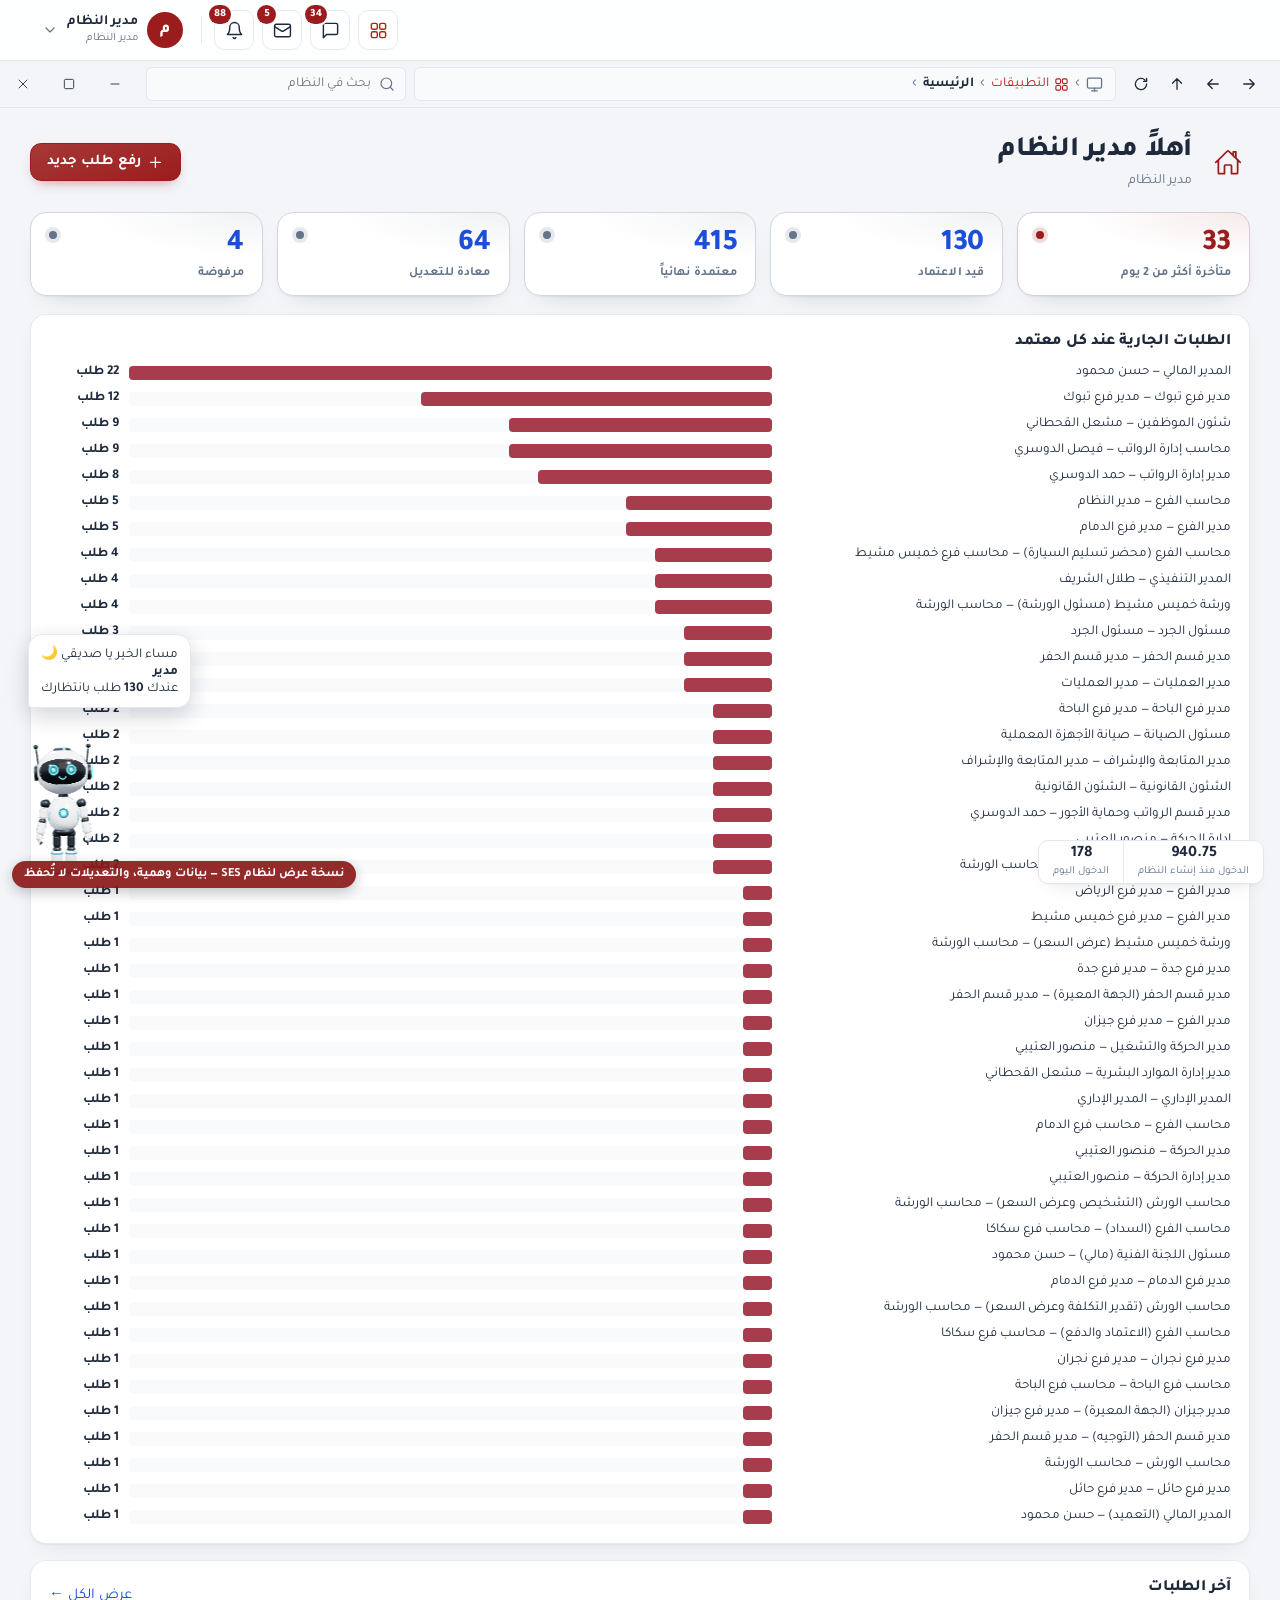
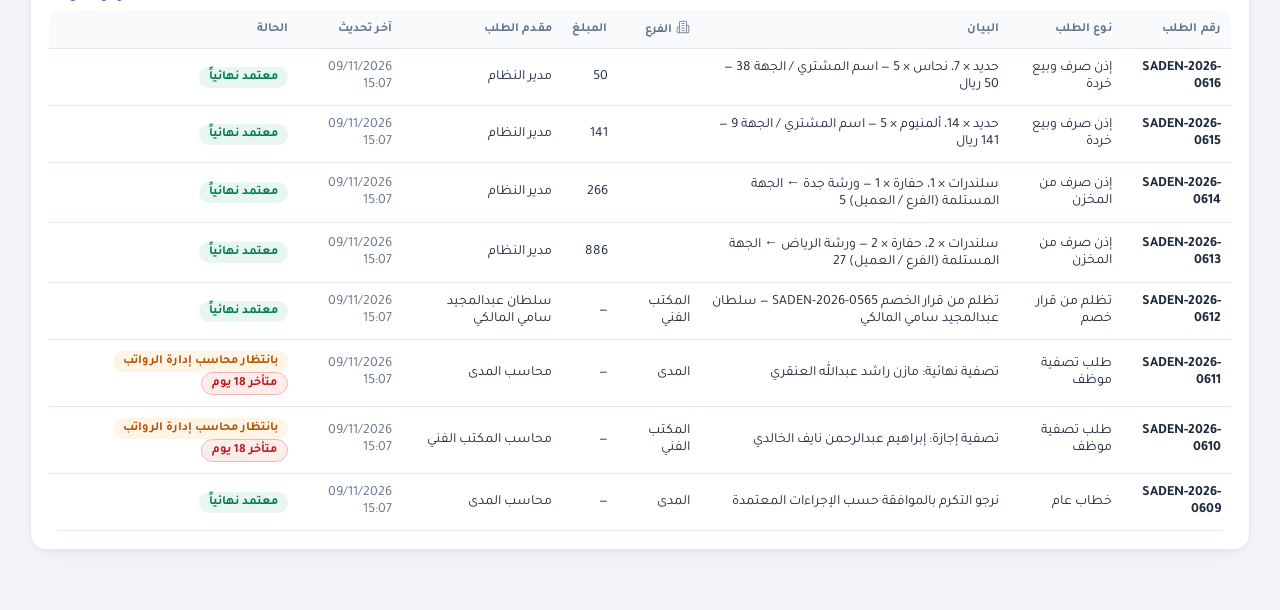
<file: index.html>
<!DOCTYPE html>
<html lang="ar" dir="rtl">
<head>
  <script src="demo-api.js"></script>
  <script src="demo-shim.js"></script>
  <meta charset="UTF-8">
  <script src="js/theme-boot.js?v=1e10c6e"></script>
  <meta name="viewport" content="width=device-width, initial-scale=1.0">
  <title>SES - SADEN ERP SYSTEM (نسخة عرض)</title>
  <link rel="preconnect" href="https://fonts.googleapis.com">
  <link href="https://fonts.googleapis.com/css2?family=Tajawal:wght@400;500;700;800&family=Aref+Ruqaa:wght@400;700&family=Caveat:wght@500;600&family=Noto+Naskh+Arabic:wght@400;600;700&display=swap" rel="stylesheet">
  <link rel="manifest" href="manifest.json">
  <meta name="theme-color" content="#8b1a1a">
  <meta name="mobile-web-app-capable" content="yes">
  <meta name="apple-mobile-web-app-capable" content="yes">
  <!-- أيقونة الموقع = نفس أيقونة تطبيق الموبايل SES -->
  <link rel="icon" type="image/png" sizes="64x64" href="favicon.png">
  <link rel="icon" type="image/png" sizes="192x192" href="app-icon-192.png">
  <link rel="apple-touch-icon" href="apple-touch-icon.png">
  <link rel="stylesheet" href="css/style.css?v=1e10c6e">
  <link rel="stylesheet" href="css/login-calm.css?v=1e10c6e">
  <link rel="stylesheet" href="css/nav.css?v=1e10c6e">
  <link rel="stylesheet" href="css/new-request.css?v=1e10c6e">
  <link rel="stylesheet" href="css/perms.css?v=1e10c6e">
  <link rel="stylesheet" href="css/theme.css?v=1e10c6e">
  <link rel="stylesheet" href="css/lang.css?v=1e10c6e">
  <link rel="stylesheet" href="css/a11y.css?v=1e10c6e">
</head>
<body>
  <div id="app"><div class="boot" role="status">جاري التحميل...</div></div>
  <!-- رسائل النظام (نجاح/خطأ): role="status" يجعل قارئ الشاشة ينطقها دون مقاطعة المستخدم -->
  <div id="toast" role="status" aria-live="polite"></div>
  <script src="js/i18n-dict.js?v=1e10c6e"></script>
  <script src="js/i18n-dict-2.js?v=1e10c6e"></script>
  <script src="js/i18n-more.js?v=1e10c6e"></script>
  <script src="js/i18n-more-2.js?v=1e10c6e"></script>
  <script src="js/i18n-en-01.js?v=1e10c6e"></script>
  <script src="js/i18n-en-02.js?v=1e10c6e"></script>
  <script src="js/i18n-en-03.js?v=1e10c6e"></script>
  <script src="js/i18n-en-04.js?v=1e10c6e"></script>
  <script src="js/i18n-en-05.js?v=1e10c6e"></script>
  <script src="js/i18n-en-06.js?v=1e10c6e"></script>
  <script src="js/i18n-en-07.js?v=1e10c6e"></script>
  <script src="js/i18n-en-08.js?v=1e10c6e"></script>
  <script src="js/i18n-en-09.js?v=1e10c6e"></script>
  <script src="js/i18n-en-10.js?v=1e10c6e"></script>
  <script src="js/i18n-en-11.js?v=1e10c6e"></script>
  <script src="js/i18n-en-12.js?v=1e10c6e"></script>
  <script src="js/i18n-en-13.js?v=1e10c6e"></script>
  <script src="js/i18n-en-14.js?v=1e10c6e"></script>
  <script src="js/i18n-en-15.js?v=1e10c6e"></script>
  <script src="js/i18n-en-16.js?v=1e10c6e"></script>
  <script src="js/i18n-en-17.js?v=1e10c6e"></script>
  <script src="js/i18n-ur-01.js?v=1e10c6e"></script>
  <script src="js/i18n-ur-02.js?v=1e10c6e"></script>
  <script src="js/i18n-ur-03.js?v=1e10c6e"></script>
  <script src="js/i18n-ur-04.js?v=1e10c6e"></script>
  <script src="js/i18n-ur-05.js?v=1e10c6e"></script>
  <script src="js/i18n-ur-06.js?v=1e10c6e"></script>
  <script src="js/i18n-ur-07.js?v=1e10c6e"></script>
  <script src="js/i18n-ur-08.js?v=1e10c6e"></script>
  <script src="js/i18n-ur-09.js?v=1e10c6e"></script>
  <script src="js/i18n-ur-10.js?v=1e10c6e"></script>
  <script src="js/i18n-ur-11.js?v=1e10c6e"></script>
  <script src="js/i18n-ur-12.js?v=1e10c6e"></script>
  <script src="js/i18n-ur-13.js?v=1e10c6e"></script>
  <script src="js/i18n-ur-14.js?v=1e10c6e"></script>
  <script src="js/i18n-ur-15.js?v=1e10c6e"></script>
  <script src="js/i18n-ur-16.js?v=1e10c6e"></script>
  <script src="js/i18n-ur-17.js?v=1e10c6e"></script>
  <script src="js/i18n-core.js?v=1e10c6e"></script>
  <script src="js/i18n.js?v=1e10c6e"></script>
  <script src="js/a11y.js?v=1e10c6e"></script>
  <script src="js/plates.js?v=1e10c6e"></script>
  <script src="js/drill-calc.js?v=1e10c6e"></script>
  <script src="js/routes.js?v=1e10c6e"></script>
  <script src="js/form-traits.js?v=1e10c6e"></script>
  <script src="js/forms-traffic.js?v=1e10c6e"></script>
  <script src="js/forms-fn-1.js?v=1e10c6e"></script>
  <script src="js/forms-fn-2.js?v=1e10c6e"></script>
  <script src="js/forms-fn-3.js?v=1e10c6e"></script>
  <script src="js/forms-data-1.js?v=1e10c6e"></script>
  <script src="js/forms-data-2.js?v=1e10c6e"></script>
  <script src="js/forms-data-3.js?v=1e10c6e"></script>
  <script src="js/forms-data-4.js?v=1e10c6e"></script>
  <script src="js/forms-data-5.js?v=1e10c6e"></script>
  <script src="js/forms-data-6.js?v=1e10c6e"></script>
  <script src="js/forms-data-7.js?v=1e10c6e"></script>
  <script src="js/forms-data-8.js?v=1e10c6e"></script>
  <script src="js/forms-data-9.js?v=1e10c6e"></script>
  <script src="js/forms-data-10.js?v=1e10c6e"></script>
  <script src="js/forms-data-11.js?v=1e10c6e"></script>
  <script src="js/forms.js?v=1e10c6e"></script>
  <script src="js/policy.js?v=1e10c6e"></script>
  <script src="js/plan-words.js?v=1e10c6e"></script>
  <script src="js/plan.js?v=1e10c6e"></script>
  <script src="js/ion.js?v=1e10c6e"></script>
  <!-- صفحات النظام: كل صفحة في ملف (public/js/pages)، وتُحمَّل قبل app.js -->
  <script src="js/pages/about.js?v=1e10c6e"></script>
  <script src="js/pages/access-requests.js?v=1e10c6e"></script>
  <script src="js/pages/account.js?v=1e10c6e"></script>
  <script src="js/pages/adv-ledger.js?v=1e10c6e"></script>
  <script src="js/pages/advances.js?v=1e10c6e"></script>
  <script src="js/pages/analysis.js?v=1e10c6e"></script>
  <script src="js/pages/apps.js?v=1e10c6e"></script>
  <script src="js/pages/attendance.js?v=1e10c6e"></script>
  <script src="js/pages/branch-map.js?v=1e10c6e"></script>
  <script src="js/pages/calendar.js?v=1e10c6e"></script>
  <script src="js/pages/chat.js?v=1e10c6e"></script>
  <script src="js/pages/chat-kit.js?v=1e10c6e"></script>
  <script src="js/pages/chat-media-kit.js?v=1e10c6e"></script>
  <script src="js/pages/companies.js?v=1e10c6e"></script>
  <script src="js/pages/group.js?v=1e10c6e"></script>
  <script src="js/pages/pay-totals.js?v=1e10c6e"></script>
  <script src="js/pages/contacts.js?v=1e10c6e"></script>
  <script src="js/pages/contracts.js?v=1e10c6e"></script>
  <script src="js/pages/crm.js?v=1e10c6e"></script>
  <script src="js/pages/dashboard.js?v=1e10c6e"></script>
  <script src="js/pages/decisions.js?v=1e10c6e"></script>
  <script src="js/pages/dept-report.js?v=1e10c6e"></script>
  <script src="js/pages/documents.js?v=1e10c6e"></script>
  <script src="js/pages/documents-kit.js?v=1e10c6e"></script>
  <script src="js/pages/drilling.js?v=1e10c6e"></script>
  <script src="js/pages/drilling-kit.js?v=1e10c6e"></script>
  <script src="js/pages/emp-affairs.js?v=1e10c6e"></script>
  <script src="js/pages/employee-file.js?v=1e10c6e"></script>
  <script src="js/pages/employee-file-kit-2.js?v=1e10c6e"></script>
  <script src="js/pages/employee-file-kit.js?v=1e10c6e"></script>
  <script src="js/pages/employees.js?v=1e10c6e"></script>
  <script src="js/pages/ended-employees.js?v=1e10c6e"></script>
  <script src="js/pages/executive.js?v=1e10c6e"></script>
  <script src="js/pages/facilities.js?v=1e10c6e"></script>
  <script src="js/pages/templates-center.js?v=1e10c6e"></script>
  <script src="js/pages/inventory-kit.js?v=1e10c6e"></script>
  <script src="js/pages/fleet-handovers.js?v=1e10c6e"></script>
  <script src="js/pages/fleet-kit.js?v=1e10c6e"></script>
  <script src="js/pages/fleet-list.js?v=1e10c6e"></script>
  <script src="js/pages/fleet.js?v=1e10c6e"></script>
  <script src="js/pages/form-builder.js?v=1e10c6e"></script>
  <script src="js/pages/fuel.js?v=1e10c6e"></script>
  <script src="js/pages/gosi.js?v=1e10c6e"></script>
  <script src="js/pages/governance.js?v=1e10c6e"></script>
  <script src="js/pages/home.js?v=1e10c6e"></script>
  <script src="js/pages/hse.js?v=1e10c6e"></script>
  <script src="js/pages/inventory.js?v=1e10c6e"></script>
  <script src="js/pages/investigations.js?v=1e10c6e"></script>
  <script src="js/pages/knowledge.js?v=1e10c6e"></script>
  <script src="js/pages/kpi.js?v=1e10c6e"></script>
  <script src="js/pages/legal-cases.js?v=1e10c6e"></script>
  <script src="js/pages/login.js?v=1e10c6e"></script>
  <script src="js/pages/mail.js?v=1e10c6e"></script>
  <script src="js/pages/mail-kit.js?v=1e10c6e"></script>
  <script src="js/pages/mudad.js?v=1e10c6e"></script>
  <script src="js/pages/my-profile.js?v=1e10c6e"></script>
  <script src="js/pages/new-request.js?v=1e10c6e"></script>
  <script src="js/pages/notes.js?v=1e10c6e"></script>
  <script src="js/pages/notifications.js?v=1e10c6e"></script>
  <script src="js/pages/org-chart.js?v=1e10c6e"></script>
  <script src="js/pages/overtime.js?v=1e10c6e"></script>
  <script src="js/pages/pay-funding.js?v=1e10c6e"></script>
  <script src="js/pages/pay-funding-kit.js?v=1e10c6e"></script>
  <script src="js/pages/pay-funding-kit-3.js?v=1e10c6e"></script>
  <script src="js/pages/pay-funding-kit-2.js?v=1e10c6e"></script>
  <script src="js/pages/pay-funding-kit-4.js?v=1e10c6e"></script>
  <script src="js/pages/payroll.js?v=1e10c6e"></script>
  <script src="js/pages/policy.js?v=1e10c6e"></script>
  <script src="js/pages/print.js?v=1e10c6e"></script>
  <script src="js/pages/punch.js?v=1e10c6e"></script>
  <script src="js/pages/reports.js?v=1e10c6e"></script>
  <script src="js/pages/request-details.js?v=1e10c6e"></script>
  <script src="js/pages/request-details-kit-2.js?v=1e10c6e"></script>
  <script src="js/pages/request-details-kit.js?v=1e10c6e"></script>
  <script src="js/pages/request-editor.js?v=1e10c6e"></script>
  <script src="js/pages/request-editor-kit.js?v=1e10c6e"></script>
  <script src="js/pages/requests-list.js?v=1e10c6e"></script>
  <script src="js/pages/settings.js?v=1e10c6e"></script>
  <script src="js/pages/settings-kit.js?v=1e10c6e"></script>
  <script src="js/pages/settings-kit-2.js?v=1e10c6e"></script>
  <script src="js/pages/settings-kit-3.js?v=1e10c6e"></script>
  <script src="js/pages/settings-kit-4.js?v=1e10c6e"></script>
  <script src="js/pages/settings-roles.js?v=1e10c6e"></script>
  <script src="js/pages/settlement.js?v=1e10c6e"></script>
  <script src="js/pages/stock.js?v=1e10c6e"></script>
  <script src="js/pages/supervision.js?v=1e10c6e"></script>
  <script src="js/pages/tasks.js?v=1e10c6e"></script>
  <script src="js/pages/todo.js?v=1e10c6e"></script>
  <script src="js/pages/tools.js?v=1e10c6e"></script>
  <script src="js/pages/training.js?v=1e10c6e"></script>
  <script src="js/pages/trash.js?v=1e10c6e"></script>
  <script src="js/pages/violations.js?v=1e10c6e"></script>
  <script src="js/pages/workshop.js?v=1e10c6e"></script>
  <script src="js/guide-data.js?v=1e10c6e"></script>
  <script src="js/guide-en.js?v=1e10c6e"></script>
  <script src="js/guide-ur.js?v=1e10c6e"></script>
  <script src="js/guide-dyn.js?v=1e10c6e"></script>
  <script src="js/guide-more.js?v=1e10c6e"></script>
  <script src="js/dom-hooks.js?v=1e10c6e"></script>
  <script src="js/app/pages.js?v=1e10c6e"></script>
  <script src="js/app/api.js?v=1e10c6e"></script>
  <script src="js/app/nav.js?v=1e10c6e"></script>
  <script src="js/app/shell.js?v=1e10c6e"></script>
  <script src="js/app/notify.js?v=1e10c6e"></script>
  <script src="js/app/login-editor.js?v=1e10c6e"></script>
  <script src="js/app/sticky-notes.js?v=1e10c6e"></script>
  <script src="js/app/xlsx-ops.js?v=1e10c6e"></script>
  <script src="js/app/assistant-kb.js?v=1e10c6e"></script>
  <script src="js/app/assistant.js?v=1e10c6e"></script>
  <script src="js/app/chat.js?v=1e10c6e"></script>
  <script src="js/app/hr-org.js?v=1e10c6e"></script>
  <script src="js/app/hr-misc.js?v=1e10c6e"></script>
  <script src="js/app/field-ops.js?v=1e10c6e"></script>
  <script src="js/app/analysis-tools.js?v=1e10c6e"></script>
  <script src="js/app/map-print.js?v=1e10c6e"></script>
  <script src="js/app/depts.js?v=1e10c6e"></script>
  <script src="js/app/settings.js?v=1e10c6e"></script>
  <script src="js/app.js?v=1e10c6e"></script>
</body>
</html>
</file>
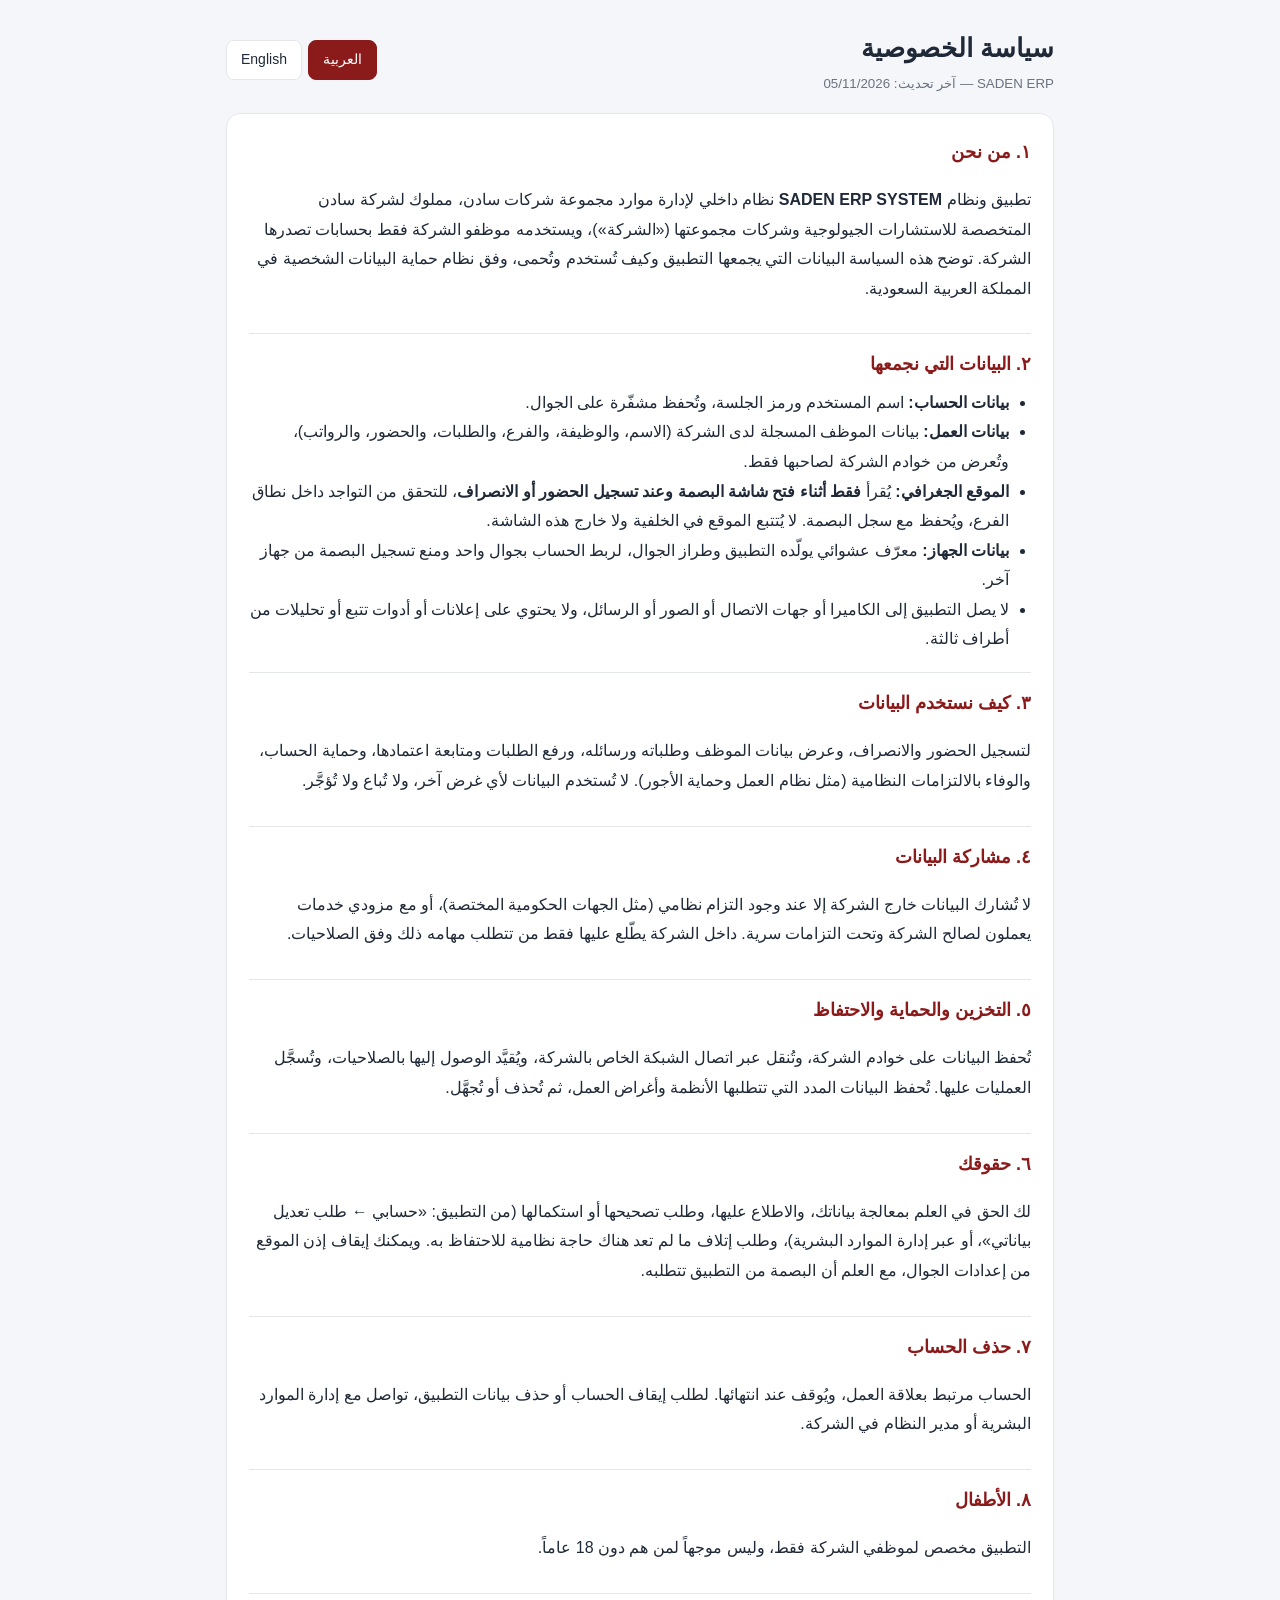
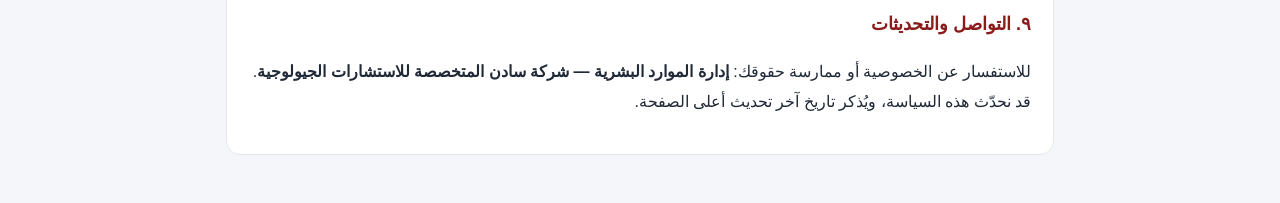
<file: privacy.html>
<!doctype html>
<html lang="ar" dir="rtl">
<head>
<meta charset="utf-8">
<meta name="viewport" content="width=device-width, initial-scale=1">
<title>سياسة الخصوصية — SADEN ERP</title>
<meta name="description" content="سياسة الخصوصية لتطبيق SADEN ERP ونظامه — Privacy Policy for the SADEN ERP app and system">
<style>
  /* صفحة عامة (بدون تسجيل دخول) يُشار إليها في Google Play و App Store */
  :root { --bg: #f4f6f9; --surface: #fff; --text: #1f2937; --muted: #6b7280; --border: #e5e7eb; --brand: #8b1a1a; }
  @media (prefers-color-scheme: dark) { :root { --bg: #0b1220; --surface: #111a2c; --text: #e5e7eb; --muted: #9ca3af; --border: #24324a; --brand: #f87171; } }
  * { box-sizing: border-box; }
  body { margin: 0; background: var(--bg); color: var(--text); font: 16px/1.85 Tahoma, 'Segoe UI', Arial, sans-serif; }
  .wrap { max-width: 860px; margin: 0 auto; padding: 24px 16px 48px; }
  header { display: flex; align-items: center; justify-content: space-between; gap: 12px; flex-wrap: wrap; margin-bottom: 16px; }
  header h1 { margin: 0; font-size: 26px; }
  header small { color: var(--muted); display: block; }
  .lang { display: flex; gap: 6px; }
  .lang button { font: inherit; font-size: 14px; border: 1px solid var(--border); background: var(--surface); color: var(--text); border-radius: 8px; padding: 6px 14px; cursor: pointer; }
  .lang button.on { background: var(--brand); border-color: var(--brand); color: #fff; }
  .card { background: var(--surface); border: 1px solid var(--border); border-radius: 14px; padding: 8px 22px; }
  section + section { border-top: 1px solid var(--border); }
  section { padding: 14px 0; }
  h2 { font-size: 18px; margin: 0 0 6px; color: var(--brand); }
  ul { margin: 4px 0; padding-inline-start: 22px; }
  [hidden] { display: none !important; }
</style>
</head>
<body>
<div class="wrap">
  <header>
    <div><h1 id="t">سياسة الخصوصية</h1><small id="v">SADEN ERP — آخر تحديث: 05/11/2026</small></div>
    <div class="lang"><button type="button" data-l="ar" class="on">العربية</button><button type="button" data-l="en">English</button></div>
  </header>

  <div class="card" id="ar">
    <section><h2>١. من نحن</h2><p>تطبيق ونظام <b>SADEN ERP SYSTEM</b> نظام داخلي لإدارة موارد مجموعة شركات سادن، مملوك لشركة سادن المتخصصة للاستشارات الجيولوجية وشركات مجموعتها («الشركة»)، ويستخدمه موظفو الشركة فقط بحسابات تصدرها الشركة. توضح هذه السياسة البيانات التي يجمعها التطبيق وكيف تُستخدم وتُحمى، وفق نظام حماية البيانات الشخصية في المملكة العربية السعودية.</p></section>
    <section><h2>٢. البيانات التي نجمعها</h2><ul>
      <li><b>بيانات الحساب:</b> اسم المستخدم ورمز الجلسة، وتُحفظ مشفّرة على الجوال.</li>
      <li><b>بيانات العمل:</b> بيانات الموظف المسجلة لدى الشركة (الاسم، والوظيفة، والفرع، والطلبات، والحضور، والرواتب)، وتُعرض من خوادم الشركة لصاحبها فقط.</li>
      <li><b>الموقع الجغرافي:</b> يُقرأ <b>فقط أثناء فتح شاشة البصمة وعند تسجيل الحضور أو الانصراف</b>، للتحقق من التواجد داخل نطاق الفرع، ويُحفظ مع سجل البصمة. لا يُتتبع الموقع في الخلفية ولا خارج هذه الشاشة.</li>
      <li><b>بيانات الجهاز:</b> معرّف عشوائي يولّده التطبيق وطراز الجوال، لربط الحساب بجوال واحد ومنع تسجيل البصمة من جهاز آخر.</li>
      <li>لا يصل التطبيق إلى الكاميرا أو جهات الاتصال أو الصور أو الرسائل، ولا يحتوي على إعلانات أو أدوات تتبع أو تحليلات من أطراف ثالثة.</li></ul></section>
    <section><h2>٣. كيف نستخدم البيانات</h2><p>لتسجيل الحضور والانصراف، وعرض بيانات الموظف وطلباته ورسائله، ورفع الطلبات ومتابعة اعتمادها، وحماية الحساب، والوفاء بالالتزامات النظامية (مثل نظام العمل وحماية الأجور). لا تُستخدم البيانات لأي غرض آخر، ولا تُباع ولا تُؤجَّر.</p></section>
    <section><h2>٤. مشاركة البيانات</h2><p>لا تُشارك البيانات خارج الشركة إلا عند وجود التزام نظامي (مثل الجهات الحكومية المختصة)، أو مع مزودي خدمات يعملون لصالح الشركة وتحت التزامات سرية. داخل الشركة يطّلع عليها فقط من تتطلب مهامه ذلك وفق الصلاحيات.</p></section>
    <section><h2>٥. التخزين والحماية والاحتفاظ</h2><p>تُحفظ البيانات على خوادم الشركة، وتُنقل عبر اتصال الشبكة الخاص بالشركة، ويُقيَّد الوصول إليها بالصلاحيات، وتُسجَّل العمليات عليها. تُحفظ البيانات المدد التي تتطلبها الأنظمة وأغراض العمل، ثم تُحذف أو تُجهَّل.</p></section>
    <section><h2>٦. حقوقك</h2><p>لك الحق في العلم بمعالجة بياناتك، والاطلاع عليها، وطلب تصحيحها أو استكمالها (من التطبيق: «حسابي ← طلب تعديل بياناتي»، أو عبر إدارة الموارد البشرية)، وطلب إتلاف ما لم تعد هناك حاجة نظامية للاحتفاظ به. ويمكنك إيقاف إذن الموقع من إعدادات الجوال، مع العلم أن البصمة من التطبيق تتطلبه.</p></section>
    <section><h2>٧. حذف الحساب</h2><p>الحساب مرتبط بعلاقة العمل، ويُوقف عند انتهائها. لطلب إيقاف الحساب أو حذف بيانات التطبيق، تواصل مع إدارة الموارد البشرية أو مدير النظام في الشركة.</p></section>
    <section><h2>٨. الأطفال</h2><p>التطبيق مخصص لموظفي الشركة فقط، وليس موجهاً لمن هم دون 18 عاماً.</p></section>
    <section><h2>٩. التواصل والتحديثات</h2><p>للاستفسار عن الخصوصية أو ممارسة حقوقك: <b data-contact>إدارة الموارد البشرية — شركة سادن المتخصصة للاستشارات الجيولوجية</b>. قد نحدّث هذه السياسة، ويُذكر تاريخ آخر تحديث أعلى الصفحة.</p></section>
  </div>

  <div class="card" id="en" dir="ltr" hidden>
    <section><h2>1. Who we are</h2><p>The <b>SADEN ERP SYSTEM</b> app and system is an internal system for managing the resources of the Saden group of companies, owned by Saden Specialized Co. for Geological Consulting and its group companies (the "Company"). It is used only by Company employees with accounts issued by the Company. This policy explains what data the app collects and how it is used and protected, in accordance with the Personal Data Protection Law of the Kingdom of Saudi Arabia.</p></section>
    <section><h2>2. Data we collect</h2><ul>
      <li><b>Account data:</b> username and session token, stored encrypted on the phone.</li>
      <li><b>Work data:</b> the employee's records held by the Company (name, job, branch, requests, attendance, payroll), shown from Company servers to the employee only.</li>
      <li><b>Location:</b> read <b>only while the attendance screen is open and when checking in or out</b>, to verify presence within the branch area, and saved with the attendance record. Location is never tracked in the background or outside this screen.</li>
      <li><b>Device data:</b> a random identifier generated by the app and the phone model, to link the account to one phone and prevent check-ins from another device.</li>
      <li>The app does not access the camera, contacts, photos or messages, and contains no ads, trackers or third-party analytics.</li></ul></section>
    <section><h2>3. How we use data</h2><p>To record attendance, show the employee's data, requests and messages, submit requests and follow their approval, protect the account, and meet legal obligations (such as the Labor Law and wage protection). Data is not used for any other purpose and is never sold or rented.</p></section>
    <section><h2>4. Sharing</h2><p>Data is not shared outside the Company except where legally required (e.g. competent government authorities) or with service providers working for the Company under confidentiality obligations. Within the Company, only those whose duties require it can access it, according to permissions.</p></section>
    <section><h2>5. Storage, security and retention</h2><p>Data is stored on Company servers, transferred over the Company's network connection, access-controlled by permissions and logged. Data is kept for the periods required by law and business needs, then deleted or anonymized.</p></section>
    <section><h2>6. Your rights</h2><p>You have the right to be informed about the processing of your data, to access it, to request its correction or completion (in the app: "My account → Data update request", or via HR), and to request destruction of data no longer legally required. You can turn off location permission in your phone settings; attendance from the app requires it.</p></section>
    <section><h2>7. Account deletion</h2><p>The account is tied to employment and is suspended when employment ends. To request suspension of the account or deletion of app data, contact the Company's HR department or system administrator.</p></section>
    <section><h2>8. Children</h2><p>The app is for Company employees only and is not directed to anyone under 18.</p></section>
    <section><h2>9. Contact and updates</h2><p>For privacy questions or to exercise your rights: <b data-contact>HR department — Saden Specialized Co. for Geological Consulting</b>. We may update this policy; the last update date appears at the top of the page.</p></section>
  </div>
</div>
<script src="js/privacy-page.js"></script>
</body>
</html>
</file>
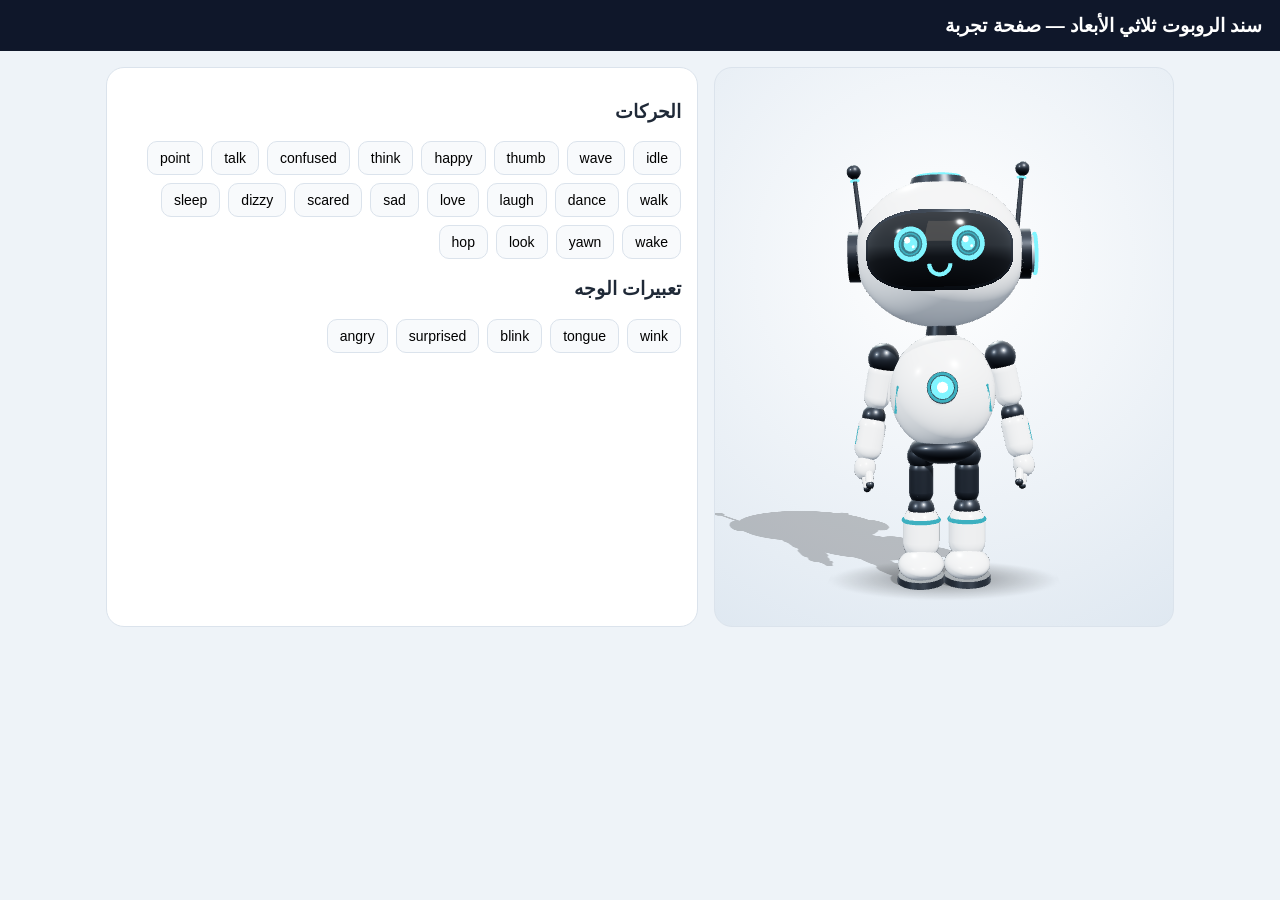
<file: robot3d.html>
<!doctype html>
<html lang="ar" dir="rtl">
<head>
<meta charset="utf-8">
<meta name="viewport" content="width=device-width, initial-scale=1">
<title>سند الروبوت — صفحة تجربة</title>
<style>
  :root { --bg: #eef3f8; --line: #dbe3ec; --ink: #1f2937; --cy: #0891b2; }
  * { box-sizing: border-box; }
  body { margin: 0; font-family: Tahoma, 'Segoe UI', Arial, sans-serif; background: var(--bg); color: var(--ink); }
  header { background: #0f172a; color: #fff; padding: 14px 18px; }
  header h1 { margin: 0; font-size: 19px; }
  main { display: grid; grid-template-columns: minmax(280px, 460px) 1fr; gap: 16px; padding: 16px; max-width: 1100px; margin: 0 auto; }
  .stage { background: radial-gradient(circle at 50% 35%, #fff, #dfe8f1); border: 1px solid var(--line); border-radius: 18px; height: 560px; position: relative; overflow: hidden; }
  .panel { background: #fff; border: 1px solid var(--line); border-radius: 18px; padding: 14px 16px; }
  .grid { display: flex; flex-wrap: wrap; gap: 8px; margin-bottom: 14px; }
  button { font: inherit; font-size: 14px; border: 1px solid var(--line); background: #f8fafc; border-radius: 10px; padding: 8px 12px; cursor: pointer; }
  button.on { background: var(--cy); color: #fff; border-color: var(--cy); }
  @media (max-width: 760px) { main { grid-template-columns: 1fr; } .stage { height: 440px; } }
</style>
</head>
<body>
<header><h1>سند الروبوت ثلاثي الأبعاد — صفحة تجربة</h1></header>
<main>
  <div class="stage" id="stage"></div>
  <div class="panel"><h3>الحركات</h3><div class="grid" id="acts"></div><h3>تعبيرات الوجه</h3><div class="grid" id="faces"></div></div>
</main>
<script src="vendor/three.min.js"></script>
<script src="js/robot3d-build.js"></script>
<script src="js/robot3d-moves.js"></script>
<script src="js/robot3d.js"></script>
<script>
  const stage = document.getElementById('stage');
  const bot = window.SadenRobot && SadenRobot.create(stage, { auto: false, snapshot: true });
  window.bot = bot;
  if (bot) {
    const btn = (box, name, fn) => { const b = document.createElement('button'); b.textContent = name; b.onclick = fn; box.appendChild(b); };
    bot.actions.forEach((a) => btn(document.getElementById('acts'), a, () => bot.play(a)));
    bot.faces.forEach((f) => btn(document.getElementById('faces'), f, () => bot.face(f)));
    let drag = null;
    stage.addEventListener('pointerdown', (e) => { drag = e.clientX; });
    addEventListener('pointerup', () => { drag = null; });
    addEventListener('pointermove', (e) => { if (drag != null) { bot.spin((e.clientX - drag) * 0.01); drag = e.clientX; } else bot.lookAt(e.clientX, e.clientY); });
  } else stage.textContent = 'المتصفح لا يدعم WebGL';
</script>
</body>
</html>
</file>
